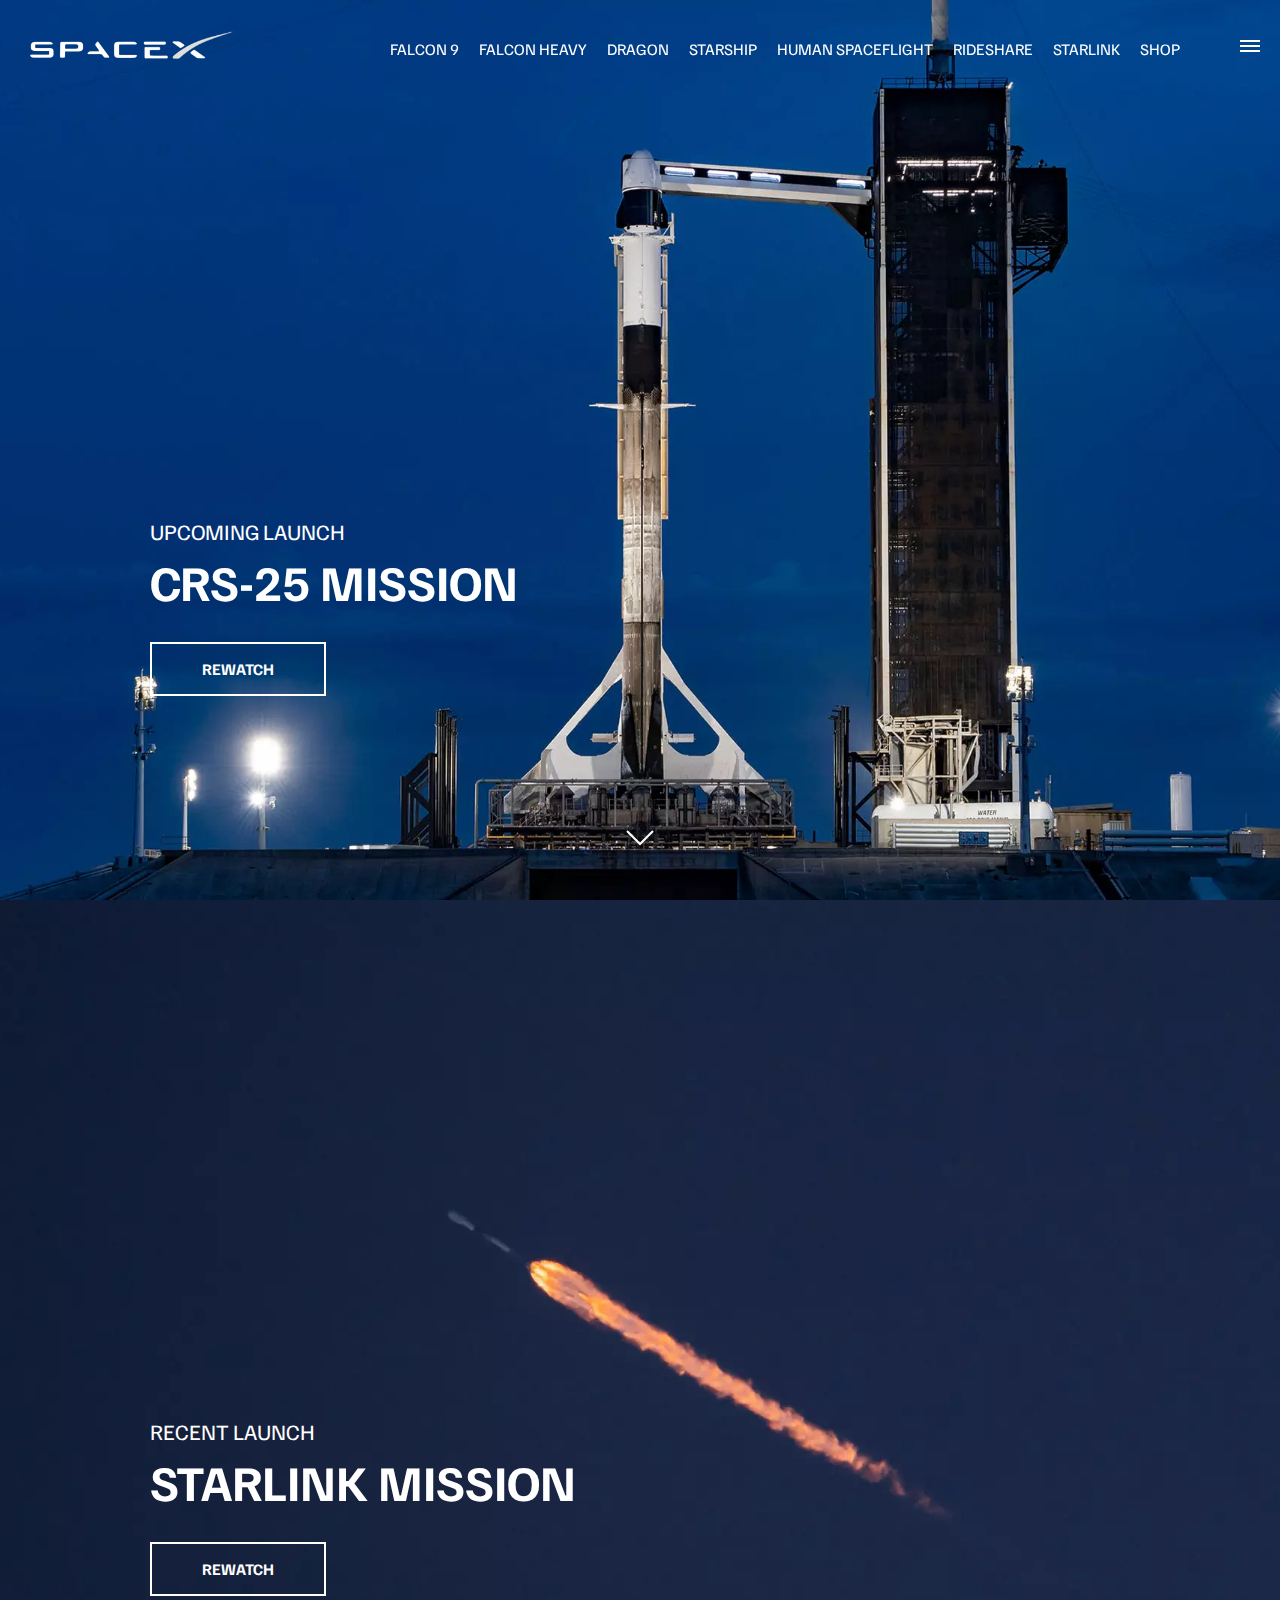
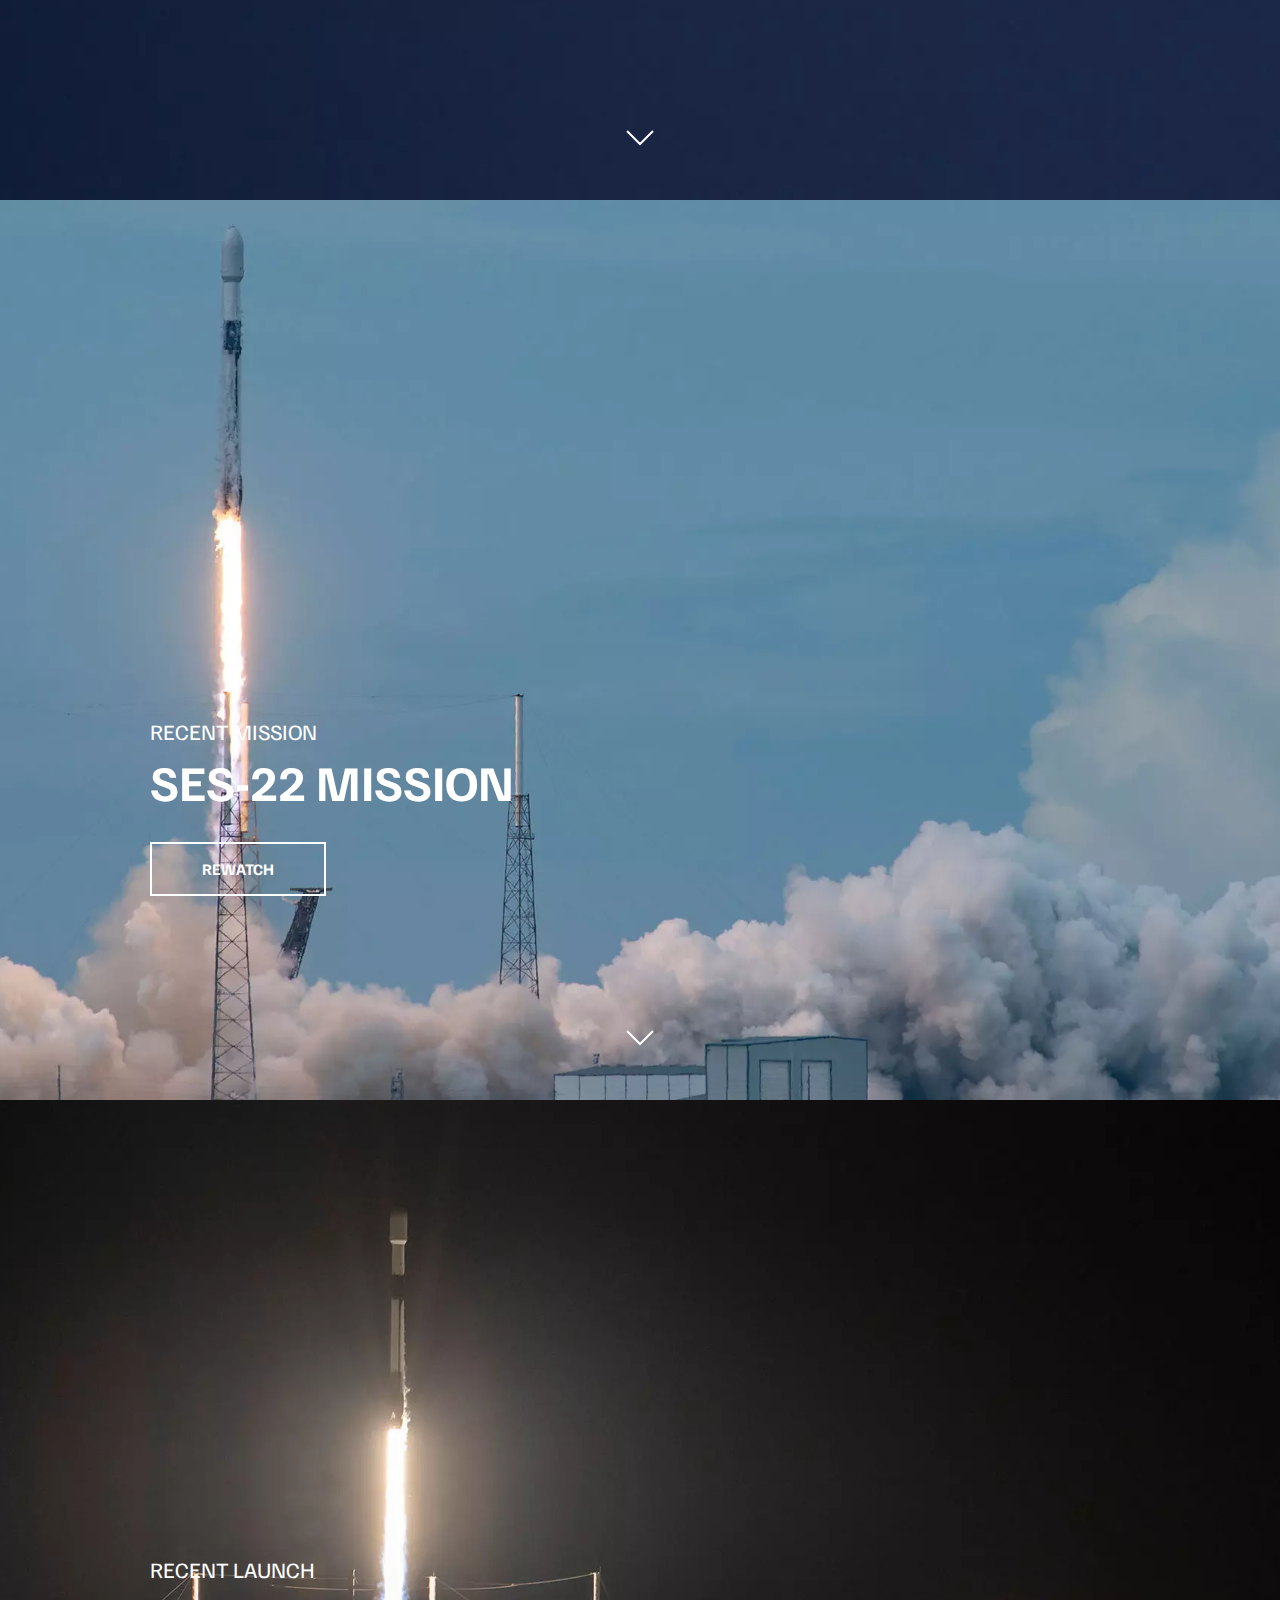
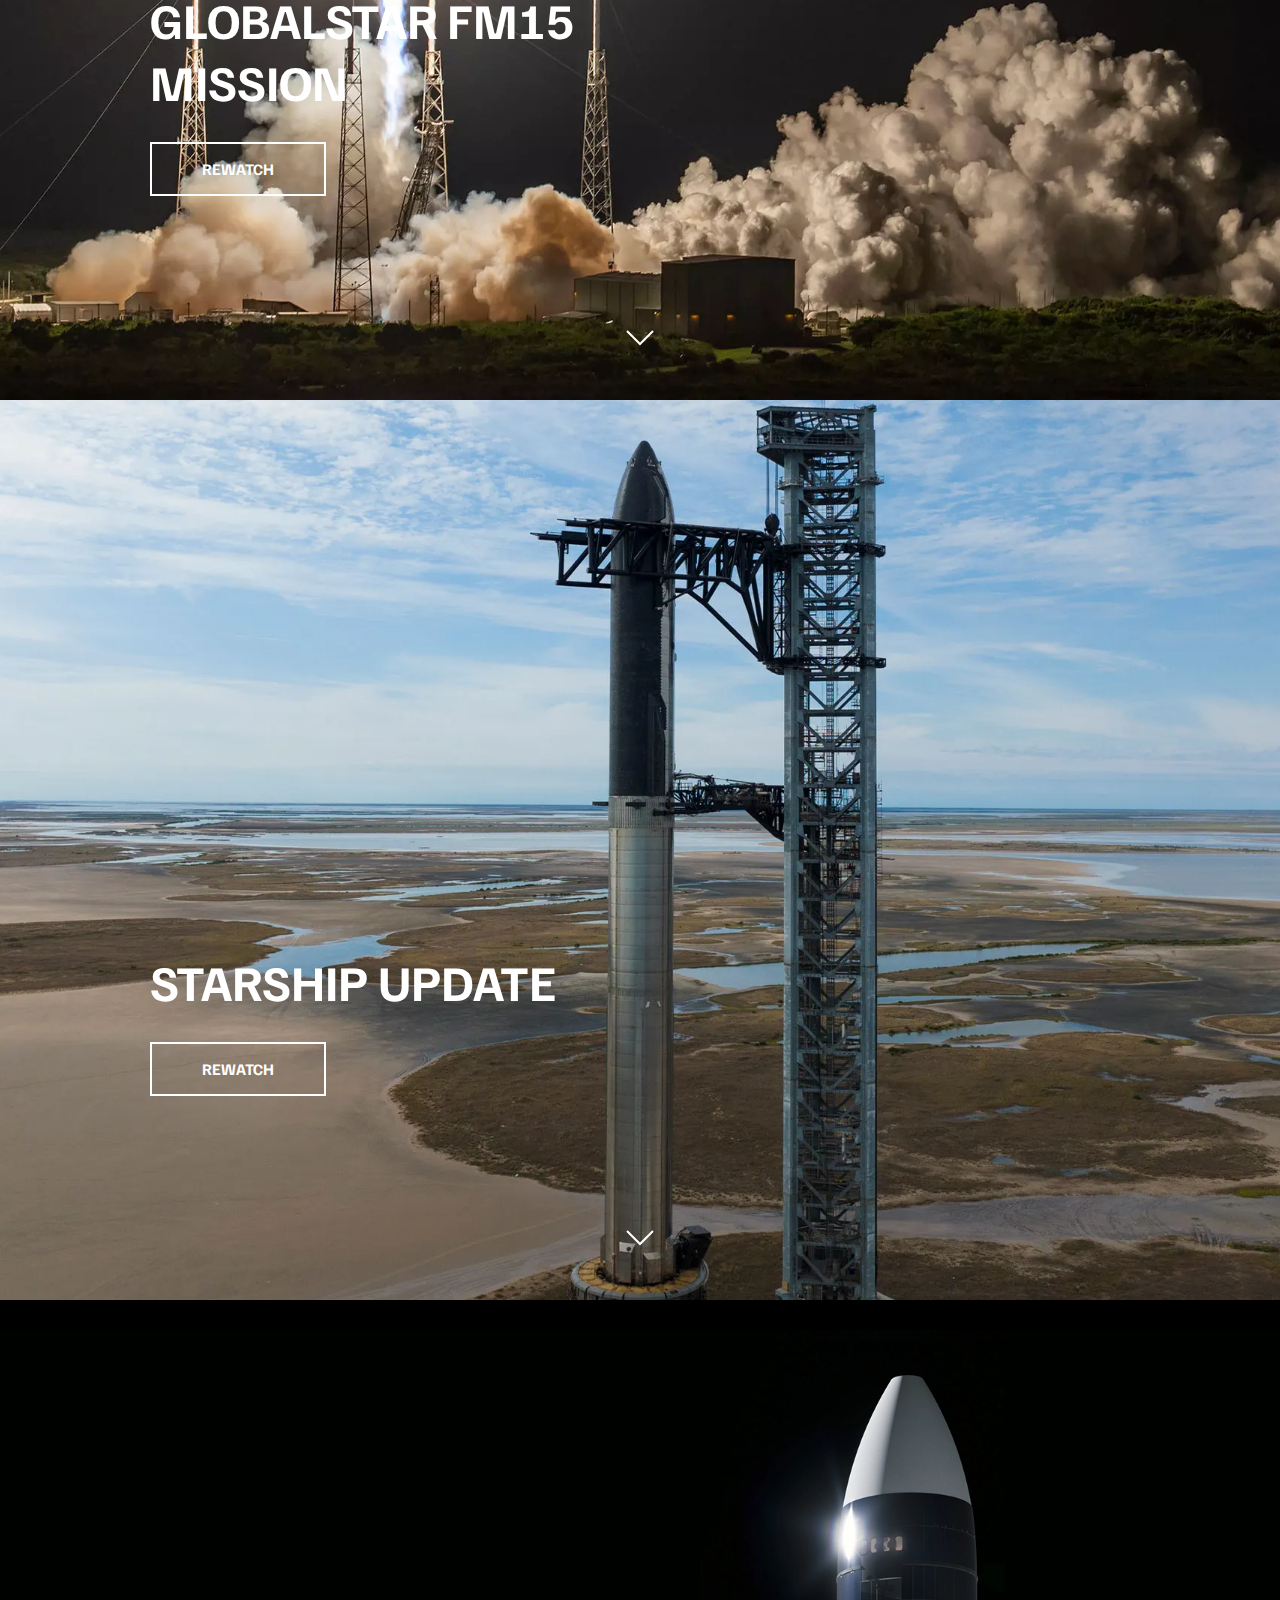
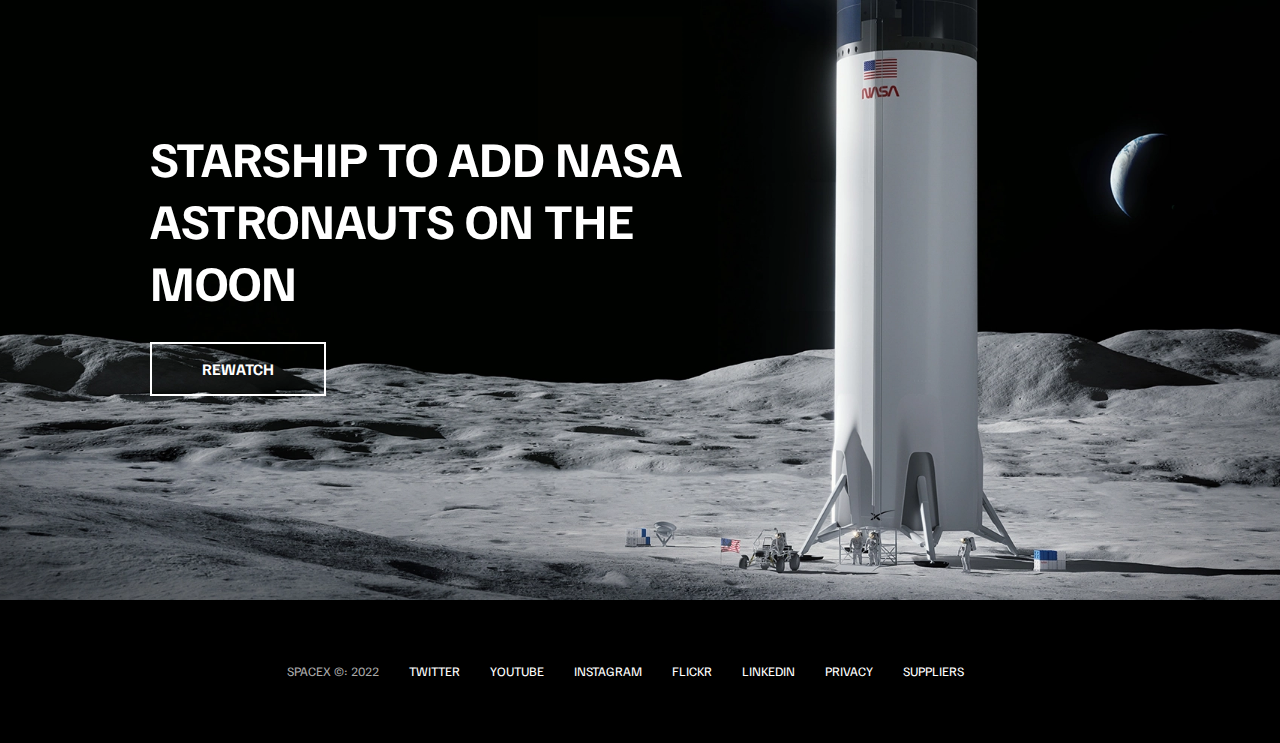
<file: index.html>
<!DOCTYPE html>
<html lang="en">

<head>
    <meta charset="UTF-8">
    <meta http-equiv="X-UA-Compatible" content="IE=edge">
    <meta name="viewport" content="width=device-width, initial-scale=1.0">
    <link rel="stylesheet" href="css/style.css">
    <script src="js/script.js" defer></script>
    <title>SpaceX</title>

</head>

<body>
    <div id="overlay"></div>
    <div id="mobile-menu" class="mobile-main-menu">
        <ul>
            <li><a href="#">Mission</a></li>
            <li><a href="#">Launches</a></li>
            <li><a href="#">Careers</a></li>
            <li><a href="#">Updates</a></li>
            <li><a href="#">Shop</a></li>


            <li class="mobile-only"><a href="falcon9.html">Falcon 9</a></li>
            <li class="mobile-only"><a href="falcon-heavy.html">Falcon Heavy</a></li>
            <li class="mobile-only"><a href="dragon.html">Dragon</a></li>
            <li class="mobile-only"><a href="#">Starship</a></li>
            <li class="mobile-only"><a href="#">Human Spaceflight</a></li>
            <li class="mobile-only"><a href="#">Rideshare</a></li>
            <li class="mobile-only"><a href="#">Starlink</a></li>
        </ul>
    </div>
    <header class="main-header">
        <div class="logo">
            <a href="index.html">
                <img src="img/logo.png" alt="SpaceX">
            </a>
        </div>
        <nav class="desktop-main-menu">
            <ul>
                <li><a href="falcon9.html">Falcon 9</a></li>
                <li><a href="falcon-heavy.html">Falcon Heavy</a></li>
                <li><a href="dragon.html">Dragon</a></li>
                <li><a href="#">Starship</a></li>
                <li><a href="#">Human Spaceflight</a></li>
                <li><a href="#">Rideshare</a></li>
                <li><a href="#">Starlink</a></li>
                <li><a href="#">Shop</a></li>
            </ul>
        </nav>
    </header>

    <!-- Hamburger menu -->
    <button id="menu-btn" class="hamburger" type="button">
        <span class="hamburger-top"></span>
        <span class="hamburger-middle"></span>
        <span class="hamburger-bottom"></span>

    </button>

    <!-- section A -->
    <section class="section-a">
        <div class="section-inner">
            <h4>Upcoming Launch</h4>
            <h2>CRS-25 Mission</h2>
            <a href="#" class="btn">
                <div class="hover"></div>
                <span>Rewatch</span>
            </a>
        </div>
        <div class="scroll-arrow">
            <svg width="30px" height="20px">
                <path stroke="#ffffff" fill="none" stroke-width="2px" d="M2.000,5.000 L15.000,18.000 L28.000,5.000">
                </path>
            </svg>
        </div>
    </section>

    <!-- section B -->
    <section class="section-b">
        <div class="section-inner">
            <h4>Recent Launch</h4>
            <h2>Starlink Mission</h2>
            <a href="#" class="btn">
                <div class="hover"></div>
                <span>Rewatch</span>
            </a>
        </div>
        <div class="scroll-arrow">
            <svg width="30px" height="20px">
                <path stroke="#ffffff" fill="none" stroke-width="2px" d="M2.000,5.000 L15.000,18.000 L28.000,5.000">
                </path>
            </svg>
        </div>
    </section>

    <!-- section C -->
    <section class="section-c">
        <div class="section-inner">
            <h4>Recent Mission</h4>
            <h2>SES-22 Mission</h2>
            <a href="#" class="btn">
                <div class="hover"></div>
                <span>Rewatch</span>
            </a>
        </div>
        <div class="scroll-arrow">
            <svg width="30px" height="20px">
                <path stroke="#ffffff" fill="none" stroke-width="2px" d="M2.000,5.000 L15.000,18.000 L28.000,5.000">
                </path>
            </svg>
        </div>
    </section>

    <!-- section D -->
    <section class="section-d">
        <div class="section-inner">
            <h4>Recent Launch</h4>
            <h2>Globalstar FM15 Mission</h2>
            <a href="#" class="btn">
                <div class="hover"></div>
                <span>Rewatch</span>
            </a>
        </div>
        <div class="scroll-arrow">
            <svg width="30px" height="20px">
                <path stroke="#ffffff" fill="none" stroke-width="2px" d="M2.000,5.000 L15.000,18.000 L28.000,5.000">
                </path>
            </svg>
        </div>
    </section>


    <!-- section E -->
    <section class="section-e">
        <div class="section-inner">
            <h2>Starship Update</h2>
            <a href="#" class="btn">
                <div class="hover"></div>
                <span>Rewatch</span>
            </a>
        </div>
        <div class="scroll-arrow">
            <svg width="30px" height="20px">
                <path stroke="#ffffff" fill="none" stroke-width="2px" d="M2.000,5.000 L15.000,18.000 L28.000,5.000">
                </path>
            </svg>
        </div>
    </section>


    <!-- section F -->
    <section class="section-f">
        <div class="section-inner">
            <h2>Starship to add NASA astronauts on the moon</h2>
            <a href="#" class="btn">
                <div class="hover"></div>
                <span>Rewatch</span>
            </a>
        </div>
    </section>

    <footer>
        <ul>
            <li>SpaceX &copy: 2022</li>
            <li><a href="#">Twitter</a></li>
            <li><a href="#">Youtube</a></li>
            <li><a href="#">Instagram</a></li>
            <li><a href="#">Flickr</a></li>
            <li><a href="#">LinkedIn</a></li>
            <li><a href="#">Privacy</a></li>
            <li><a href="#">Suppliers</a></li>
        </ul>
    </footer>
</body>

</html>
</file>
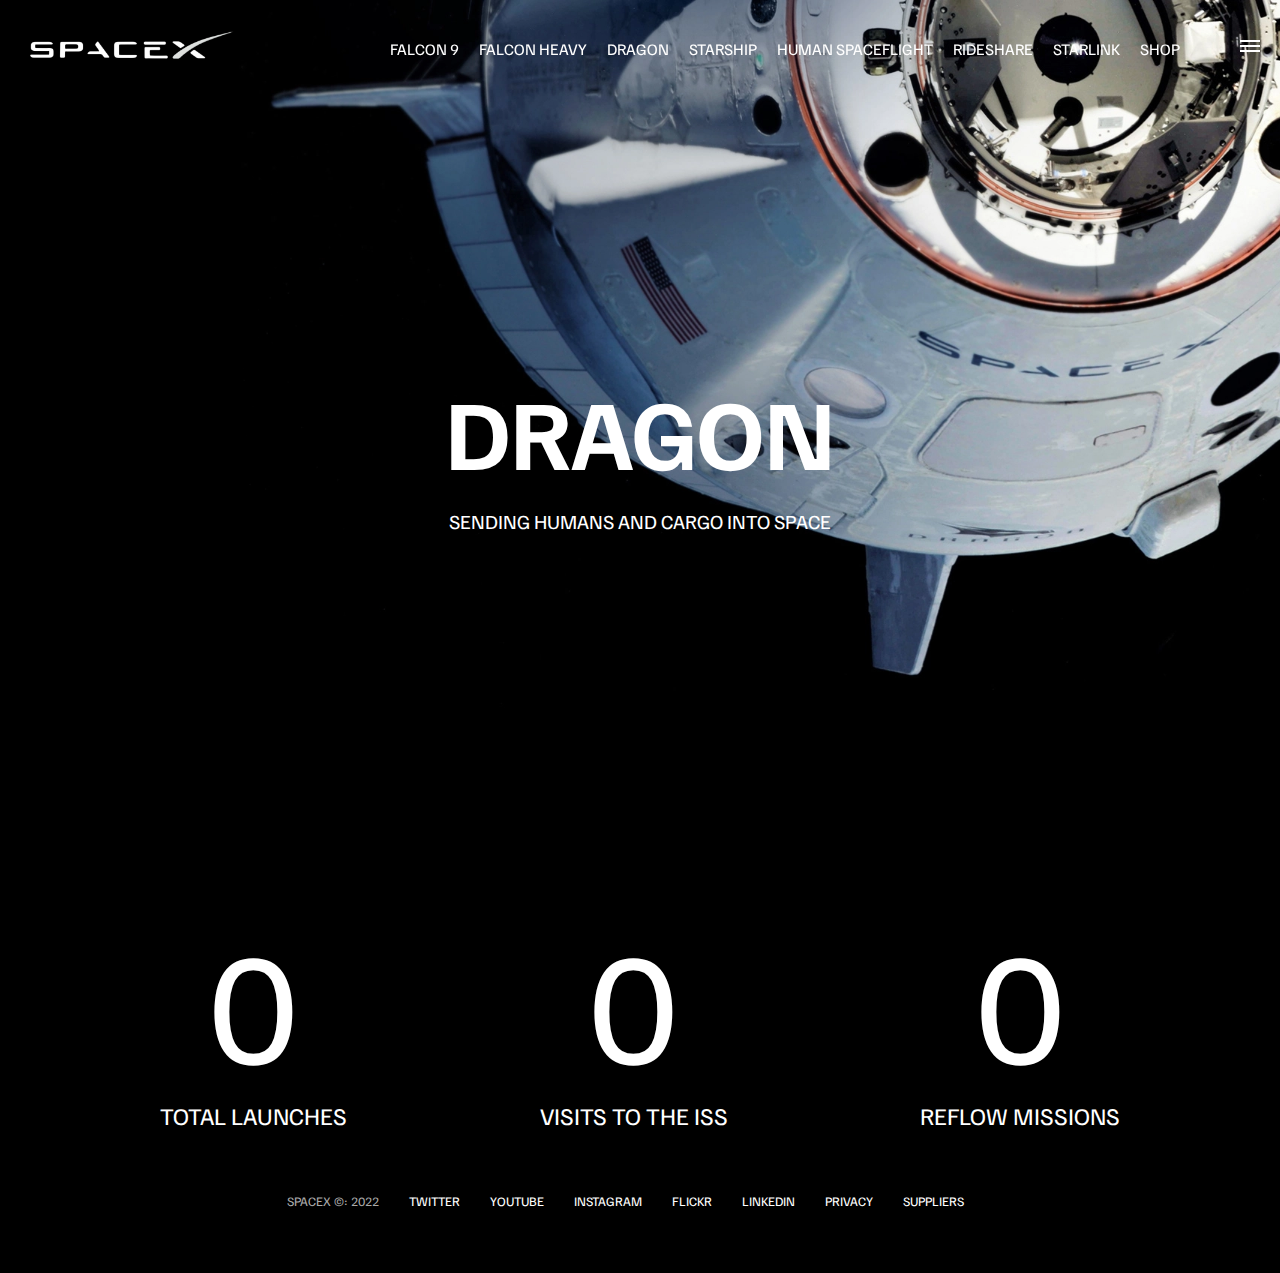
<file: dragon.html>
<!DOCTYPE html>
<html lang="en">

<head>
    <meta charset="UTF-8">
    <meta http-equiv="X-UA-Compatible" content="IE=edge">
    <meta name="viewport" content="width=device-width, initial-scale=1.0">
    <link rel="stylesheet" href="css/style.css">
    <script src="js/script.js" defer></script>
    <title>SpaceX - Dragon</title>

</head>

<body>
    <div id="overlay"></div>
    <div id="mobile-menu" class="mobile-main-menu">
        <ul>
            <li><a href="#">Mission</a></li>
            <li><a href="#">Launches</a></li>
            <li><a href="#">Careers</a></li>
            <li><a href="#">Updates</a></li>
            <li><a href="#">Shop</a></li>


            <li class="mobile-only"><a href="falcon9.html">Falcon 9</a></li>
            <li class="mobile-only"><a href="falcon-heavy.html">Falcon Heavy</a></li>
            <li class="mobile-only"><a href="dragon.html">Dragon</a></li>
            <li class="mobile-only"><a href="#">Starship</a></li>
            <li class="mobile-only"><a href="#">Human Spaceflight</a></li>
            <li class="mobile-only"><a href="#">Rideshare</a></li>
            <li class="mobile-only"><a href="#">Starlink</a></li>
        </ul>
    </div>
    <header class="main-header">
        <div class="logo">
            <a href="index.html">
                <img src="img/logo.png" alt="SpaceX">
            </a>
        </div>
        <nav class="desktop-main-menu">
            <ul>
                <li><a href="falcon9.html">Falcon 9</a></li>
                <li><a href="falcon-heavy.html">Falcon Heavy</a></li>
                <li><a href="dragon.html">Dragon</a></li>
                <li><a href="#">Starship</a></li>
                <li><a href="#">Human Spaceflight</a></li>
                <li><a href="#">Rideshare</a></li>
                <li><a href="#">Starlink</a></li>
                <li><a href="#">Shop</a></li>
            </ul>
        </nav>
    </header>

    <!-- Hamburger menu -->
    <button id="menu-btn" class="hamburger" type="button">
        <span class="hamburger-top"></span>
        <span class="hamburger-middle"></span>
        <span class="hamburger-bottom"></span>

    </button>

    <section class="section-animate bg-dragon"></section>

    <div class="section-inner-center">
        <h3>Dragon</h3>
        <p>Sending humans and cargo into space</p>
    </div>

    <div class="stats">
        <div>
            <span class="counter" data-target="34">0</span>
            <h4>Total Launches</h4>
        </div>

        <div>
            <span class="counter" data-target="31">0</span>
            <h4>Visits to the ISS</h4>
        </div>


        <div>
            <span class="counter" data-target="13">0</span>
            <h4>Reflow Missions</h4>
        </div>
    </div>

    <footer>
        <ul>
            <li>SpaceX &copy: 2022</li>
            <li><a href="#">Twitter</a></li>
            <li><a href="#">Youtube</a></li>
            <li><a href="#">Instagram</a></li>
            <li><a href="#">Flickr</a></li>
            <li><a href="#">LinkedIn</a></li>
            <li><a href="#">Privacy</a></li>
            <li><a href="#">Suppliers</a></li>
        </ul>
    </footer>
</body>

</html>
</file>
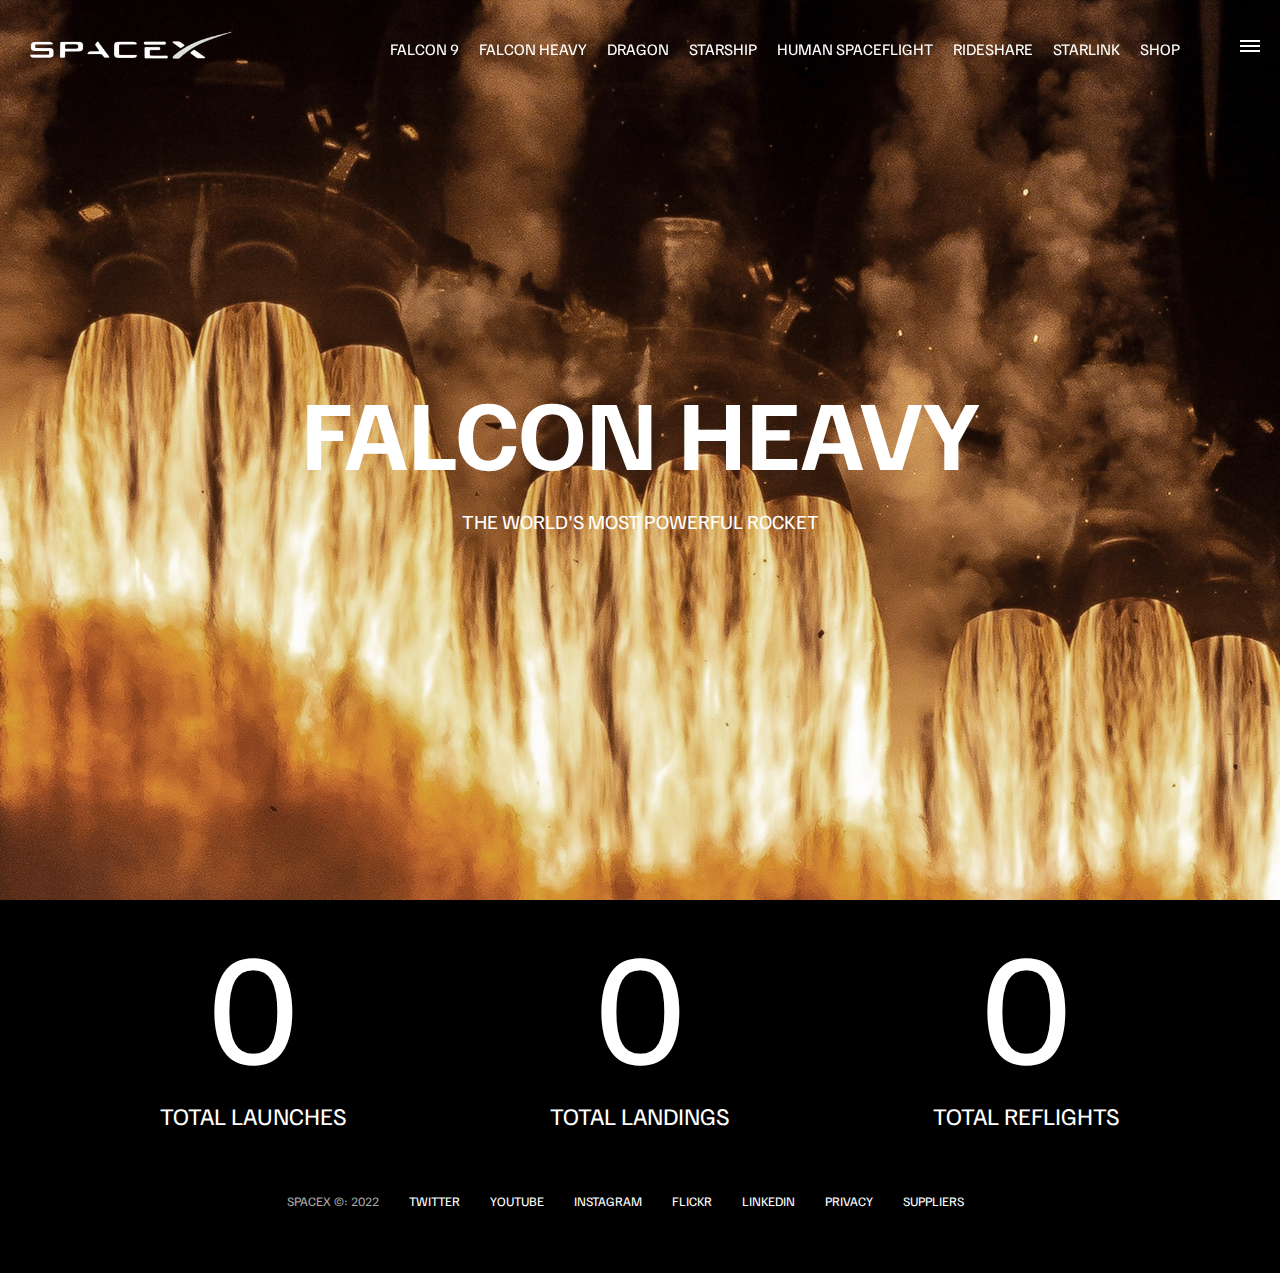
<file: falcon-heavy.html>
<!DOCTYPE html>
<html lang="en">

<head>
    <meta charset="UTF-8">
    <meta http-equiv="X-UA-Compatible" content="IE=edge">
    <meta name="viewport" content="width=device-width, initial-scale=1.0">
    <link rel="stylesheet" href="css/style.css">
    <script src="js/script.js" defer></script>
    <title>SpaceX - Falcon Heavy</title>

</head>

<body>
    <div id="overlay"></div>
    <div id="mobile-menu" class="mobile-main-menu">
        <ul>
            <li><a href="#">Mission</a></li>
            <li><a href="#">Launches</a></li>
            <li><a href="#">Careers</a></li>
            <li><a href="#">Updates</a></li>
            <li><a href="#">Shop</a></li>


            <li class="mobile-only"><a href="falcon9.html">Falcon 9</a></li>
            <li class="mobile-only"><a href="falcon-heavy.html">Falcon Heavy</a></li>
            <li class="mobile-only"><a href="dragon.html">Dragon</a></li>
            <li class="mobile-only"><a href="#">Starship</a></li>
            <li class="mobile-only"><a href="#">Human Spaceflight</a></li>
            <li class="mobile-only"><a href="#">Rideshare</a></li>
            <li class="mobile-only"><a href="#">Starlink</a></li>
        </ul>
    </div>
    <header class="main-header">
        <div class="logo">
            <a href="index.html">
                <img src="img/logo.png" alt="SpaceX">
            </a>
        </div>
        <nav class="desktop-main-menu">
            <ul>
                <li><a href="falcon9.html">Falcon 9</a></li>
                <li><a href="falcon-heavy.html">Falcon Heavy</a></li>
                <li><a href="dragon.html">Dragon</a></li>
                <li><a href="#">Starship</a></li>
                <li><a href="#">Human Spaceflight</a></li>
                <li><a href="#">Rideshare</a></li>
                <li><a href="#">Starlink</a></li>
                <li><a href="#">Shop</a></li>
            </ul>
        </nav>
    </header>

    <!-- Hamburger menu -->
    <button id="menu-btn" class="hamburger" type="button">
        <span class="hamburger-top"></span>
        <span class="hamburger-middle"></span>
        <span class="hamburger-bottom"></span>

    </button>

    <section class="section-animate bg-falcon-heavy"></section>

    <div class="section-inner-center">
        <h3>Falcon Heavy</h3>
        <p>The world's most powerful rocket</p>
    </div>

    <div class="stats">
        <div>
            <span class="counter" data-target="3">0</span>
            <h4>Total Launches</h4>
        </div>

        <div>
            <span class="counter" data-target="7">0</span>
            <h4>Total Landings</h4>
        </div>


        <div>
            <span class="counter" data-target="4">0</span>
            <h4>Total Reflights</h4>
        </div>
    </div>

    <footer>
        <ul>
            <li>SpaceX &copy: 2022</li>
            <li><a href="#">Twitter</a></li>
            <li><a href="#">Youtube</a></li>
            <li><a href="#">Instagram</a></li>
            <li><a href="#">Flickr</a></li>
            <li><a href="#">LinkedIn</a></li>
            <li><a href="#">Privacy</a></li>
            <li><a href="#">Suppliers</a></li>
        </ul>
    </footer>
</body>

</html>
</file>
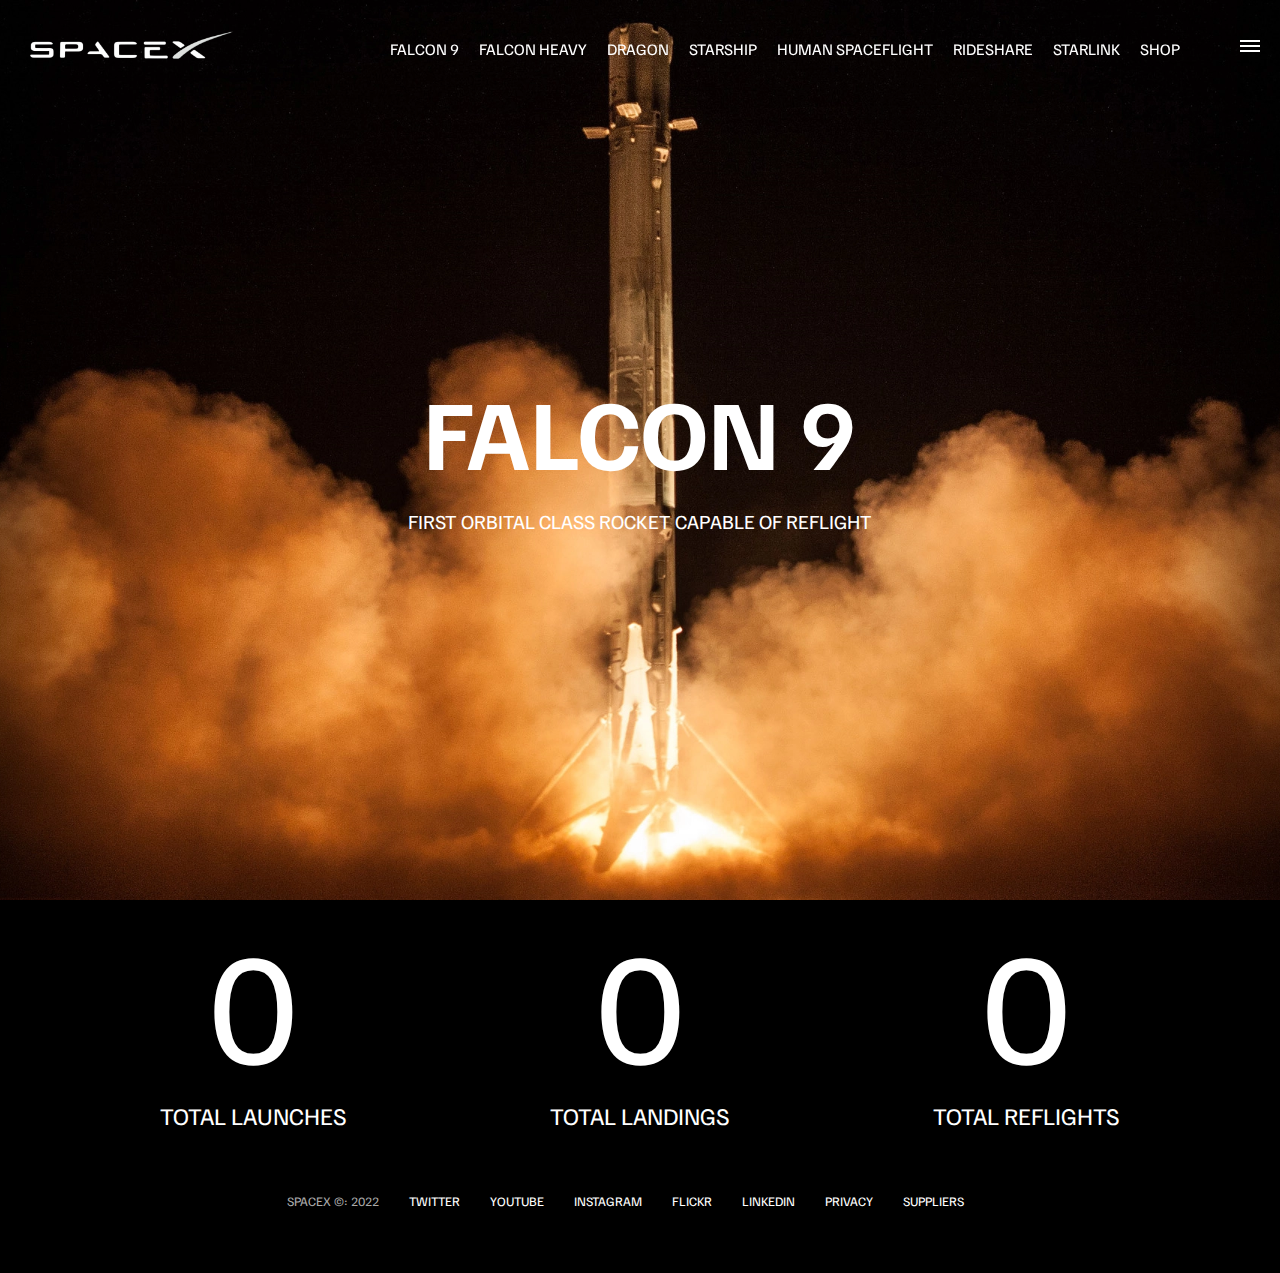
<file: falcon9.html>
<!DOCTYPE html>
<html lang="en">

<head>
    <meta charset="UTF-8">
    <meta http-equiv="X-UA-Compatible" content="IE=edge">
    <meta name="viewport" content="width=device-width, initial-scale=1.0">
    <link rel="stylesheet" href="css/style.css">
    <script src="js/script.js" defer></script>
    <title>SpaceX - Falcon 9</title>

</head>

<body>
    <div id="overlay"></div>
    <div id="mobile-menu" class="mobile-main-menu">
        <ul>
            <li><a href="#">Mission</a></li>
            <li><a href="#">Launches</a></li>
            <li><a href="#">Careers</a></li>
            <li><a href="#">Updates</a></li>
            <li><a href="#">Shop</a></li>


            <li class="mobile-only"><a href="falcon9.html">Falcon 9</a></li>
            <li class="mobile-only"><a href="falcon-heavy.html">Falcon Heavy</a></li>
            <li class="mobile-only"><a href="dragon.html">Dragon</a></li>
            <li class="mobile-only"><a href="#">Starship</a></li>
            <li class="mobile-only"><a href="#">Human Spaceflight</a></li>
            <li class="mobile-only"><a href="#">Rideshare</a></li>
            <li class="mobile-only"><a href="#">Starlink</a></li>
        </ul>
    </div>
    <header class="main-header">
        <div class="logo">
            <a href="index.html">
                <img src="img/logo.png" alt="SpaceX">
            </a>
        </div>
        <nav class="desktop-main-menu">
            <ul>
                <li><a href="falcon9.html">Falcon 9</a></li>
                <li><a href="falcon-heavy.html">Falcon Heavy</a></li>
                <li><a href="dragon.html">Dragon</a></li>
                <li><a href="#">Starship</a></li>
                <li><a href="#">Human Spaceflight</a></li>
                <li><a href="#">Rideshare</a></li>
                <li><a href="#">Starlink</a></li>
                <li><a href="#">Shop</a></li>
            </ul>
        </nav>
    </header>

    <!-- Hamburger menu -->
    <button id="menu-btn" class="hamburger" type="button">
        <span class="hamburger-top"></span>
        <span class="hamburger-middle"></span>
        <span class="hamburger-bottom"></span>

    </button>

    <section class="section-animate bg-falcon-9"></section>

    <div class="section-inner-center">
        <h3>Falcon 9</h3>
        <p>First orbital class rocket capable of reflight</p>
    </div>

    <div class="stats">
        <div>
            <span class="counter" data-target="3">0</span>
            <h4>Total Launches</h4>
        </div>

        <div>
            <span class="counter" data-target="7">0</span>
            <h4>Total Landings</h4>
        </div>


        <div>
            <span class="counter" data-target="4">0</span>
            <h4>Total Reflights</h4>
        </div>
    </div>

    <footer>
        <ul>
            <li>SpaceX &copy: 2022</li>
            <li><a href="#">Twitter</a></li>
            <li><a href="#">Youtube</a></li>
            <li><a href="#">Instagram</a></li>
            <li><a href="#">Flickr</a></li>
            <li><a href="#">LinkedIn</a></li>
            <li><a href="#">Privacy</a></li>
            <li><a href="#">Suppliers</a></li>
        </ul>
    </footer>
</body>

</html>
</file>
<file: css/style.css>
@import url('https://fonts.googleapis.com/css2?family=Familjen+Grotesk:wght@400;600;700&display=swap');


*,
*::before,
*::after {
    margin: 0;
    padding: 0;
    box-sizing: border-box;
}

body {
    font-family: 'Familjen Grotesk', sans-serif;
    background: #000;
    color: #fff;

}

a {
    text-decoration: none;
    color: #fff;
}

ul {
    list-style: none;
}


/* Header/Navbar */
.main-header {
    position: fixed;
    top: 0;
    left: 0;
    width: 100%;
    z-index: 3;
    display: flex;
    justify-content: space-between;
    align-items: center;
    text-transform: uppercase;
    height: 100px;
    padding: 0 30px;
}


/* Logo */
.logo {
    width: 210px;
    height: auto;

}

.logo img {
    display: block;
    width: 100%;
    height: auto;
}

/* Desktop Menu */
.desktop-main-menu {
    margin-right: 50px;

}

.desktop-main-menu ul {
    display: flex;
}

.desktop-main-menu ul li {
    position: relative;
    margin-right: 20px;
    padding-bottom: 2px;
}

/* Menu items bottom border */
.desktop-main-menu ul li a::after {
    content: '';
    position: absolute;
    bottom: 0;
    left: 0;
    width: 100%;
    height: 1px;
    background-color: #fff;
    transform: scaleX(0);
    transition: transform 0.6s cubic-bezier(0.19, 1, 0.22, 1);
    transform-origin: right center;
}

.desktop-main-menu ul li a:hover::after {
    transform: scaleX(1);
    transform-origin: left center;
    transition-duration: 0.4s;
}

/* Sections */
section {
    position: relative;
    height: 100vh;
    background-position: center center;
    background-repeat: no-repeat;
    background-size: cover;
    text-transform: uppercase;
}

.section-inner {
    position: absolute;
    bottom: 200px;
    left: 150px;
    max-width: 560px;
}

.section-inner h4 {
    font-size: 22px;
    margin-bottom: 5px;
    font-weight: 300;
    animation: fadeInUp 0.5s ease-in-out;
}

.section-inner h2 {
    font-size: 50px;
    font-weight: 700;
    margin-bottom: 20px;
    animation: fadeInUp 0.5s ease-in-out 0.2s;
    animation-fill-mode: both;
}

.section-inner a {
    animation: fadeInUp 0.5s ease-in-out 0.4s;
    animation-fill-mode: both;
}

/* Background Images */
.section-a {
    background-image: url('../img/section-a.webp');
}

.section-b {
    background-image: url('../img/section-b.webp');
}

.section-c {
    background-image: url('../img/section-c.webp');
}

.section-d {
    background-image: url('../img/section-d.webp');
}

.section-e {
    background-image: url('../img/section-e.webp');
}

.section-f {
    background-image: url('../img/section-f.webp');
}

.btn {
    position: relative;
    display: inline-block;
    cursor: pointer;
    text-align: center;
    min-width: 130px;
    padding: 15px 50px;
    margin-top: 10px;
    border: 2px solid #fff;
    text-transform: uppercase;
    font-weight: bold;
    overflow: hidden;
    z-index: 2;

}

.btn:hover span {
    color: #000;
}

.btn .hover {
    position: absolute;
    top: 0;
    left: 0;
    width: 100%;
    height: 100%;
    background-color: #fff;
    color: #000;
    z-index: -1;
    transform: translateY(100%);
    transition: transform 0.6s cubic-bezier(0.19, 1, 0.22, 1);
}

.btn:hover .hover {
    transform: translateY(0);
}

.scroll-arrow {
    position: absolute;
    bottom: 50px;
    left: 50%;
    transform: translateX(-50%);
    animation: fadeBounce 5s infinite;
}

/* Footer */
footer {
    position: relative;
    padding: 55px;
}

footer ul {
    display: flex;
    justify-content: center;
    align-items: center;
    flex-wrap: wrap;
}

footer ul li {
    margin-right: 30px;
    color: #aaa;
    text-transform: uppercase;
    font-size: 13px;
    line-height: 2.5;
}

footer ul li a {
    color: #fff;
    transition: color 0.6s;
}

footer ul li a:hover {
    color: #aaa;
}

/* Hamburger menu */
.hamburger {
    position: fixed;
    top: 40px;
    right: 20px;
    z-index: 10;
    cursor: pointer;
    width: 20px;
    height: 20px;
    background: none;
    border: none;

}

.hamburger-top,
.hamburger-middle,
.hamburger-bottom {
    position: absolute;
    width: 20px;
    height: 2px;
    top: 0;
    left: 0;
    background: #fff;
    transition: all 0.5s;
}

.hamburger-middle {
    transform: translateY(5px);
}

.hamburger-bottom {
    transform: translateY(10px);
}

/* transition hamburger to X when open */
.open {
    transform: rotate(90deg);
}

.open .hamburger-top {
    transform: rotate(45deg) translateY(6px) translateX(6px);
}

.open .hamburger-middle {
    display: none;
}

.open .hamburger-bottom {
    transform: rotate(-45deg) translateY(6px) translateX(-6px);
}

/* overlay */
.overlay-show {
    position: fixed;
    top: 0;
    left: 0;
    width: 100%;
    height: 100%;
    background-color: rgba(0, 0, 0, 0.5);
    z-index: 3;
}

/* stop body scroll */
.stop-scrolling {
    overflow: hidden;
}

/* Hide mobile main menu items */
.mobile-only {
    display: none;
}

/* Mobile menu */
.mobile-main-menu {
    position: fixed;
    top: 0;
    right: 0;
    width: 350px;
    height: 100%;
    background: #000;
    z-index: 4;
    display: flex;
    align-items: center;
    justify-content: center;
    transform: translateX(100%);
    transition: transform 0.6s cubic-bezier(0.19, 1, 0.22, 1);

}

/* Bring menu from right */
.show-menu {
    transform: translateX(0);
}

.mobile-main-menu ul {
    display: flex;
    flex-direction: column;
    align-items: end;
    justify-content: center;
    padding: 50px;
    width: 100%;
}

.mobile-main-menu ul li {
    margin-bottom: 20px;
    font-size: 18px;
    text-transform: uppercase;
    border-bottom: 1px #555 dotted;
    width: 100%;
    text-align: right;
    padding-bottom: 8px;
}

.mobile-main-menu ul li a {
    color: #fff;
    transition: color 0.6s;
}

.mobile-main-menu ul li a:hover {
    color: #aaa;
}

/* Inner Pages */
.bg-falcon-9 {
    background-image: url('../img/falcon-9.webp');
}

.bg-falcon-heavy {
    background-image: url('../img/falcon-heavy.webp');
}

.bg-dragon {
    background-image: url('../img/dragon.webp');
}

.section-animate {
    animation: fadeIn 2s ease-in-out;
}

.section-inner-center {
    position: absolute;
    top: 50%;
    left: 50%;
    transform: translate(-50%, -50%);
    text-transform: uppercase;
    text-align: center;
    width: 80%;
}

.section-inner-center h3 {
    font-size: 100px;
    margin-bottom: 15px;
    animation: fadeInUp 0.5s ease-in-out;
}

.section-inner-center p {
    font-size: 20px;
    animation: fadeInUp 0.5s ease-in-out 0.2s;
    animation-fill-mode: both;
}

/* stats */
.stats {
    max-width: 960px;
    margin: 0 auto;
    display: flex;
    align-items: center;
    justify-content: space-between;
    text-align: center;
    text-transform: uppercase;
}

.stats div span {
    font-size: 160px;
}

.stats div h4 {
    font-size: 24px;
    font-weight: 300;
}

/* Animations */
@keyframes fadeInUp {
    0% {
        opacity: 0;
        transform: translateY(140px);
    }

    100% {
        opacity: 1;
        transform: translateY(0);
    }
}

@keyframes fadeIn {
    0% {
        opacity: 0;
    }

    100% {
        opacity: 1;
    }
}

@keyframes fadeBounce {

    0%,
    20%,
    50%,
    80%,
    100% {
        opacity: 0;
        transform: translateY(-20px);
    }

    40% {
        opacity: 1;
        transform: translateY(0);
    }
}

/* media queries */
@media(max-width: 960px) {

    /* Hide desktop menu */
    .desktop-main-menu {
        display: none;
    }

    /* show main mobile items */
    .mobile-only {
        display: block;
    }

    .section-inner-center h3 {
        font-size: 75px;
    }
}

@media(max-width: 600px) {
    .section-inner {
        bottom: 75px;
        left: 20px;
    }

    .section-inner h2 {
        font-size: 40px;
    }

    footer ul li:first-child {
        position: absolute;
        top: 30px;
        left: 50%;
        transform: translate(-50%, -50%);
    }

    footer ul li {
        margin-right: 15px;
    }

    .logo {
        width: 150px;
        margin: auto;
    }

    .section-inner-center h3 {
        font-size: 50px;
    }

    /* stats */
    .stats {
        flex-direction: column;
    }

    .stats div {
        margin-bottom: 20px;

    }
}
</file>
